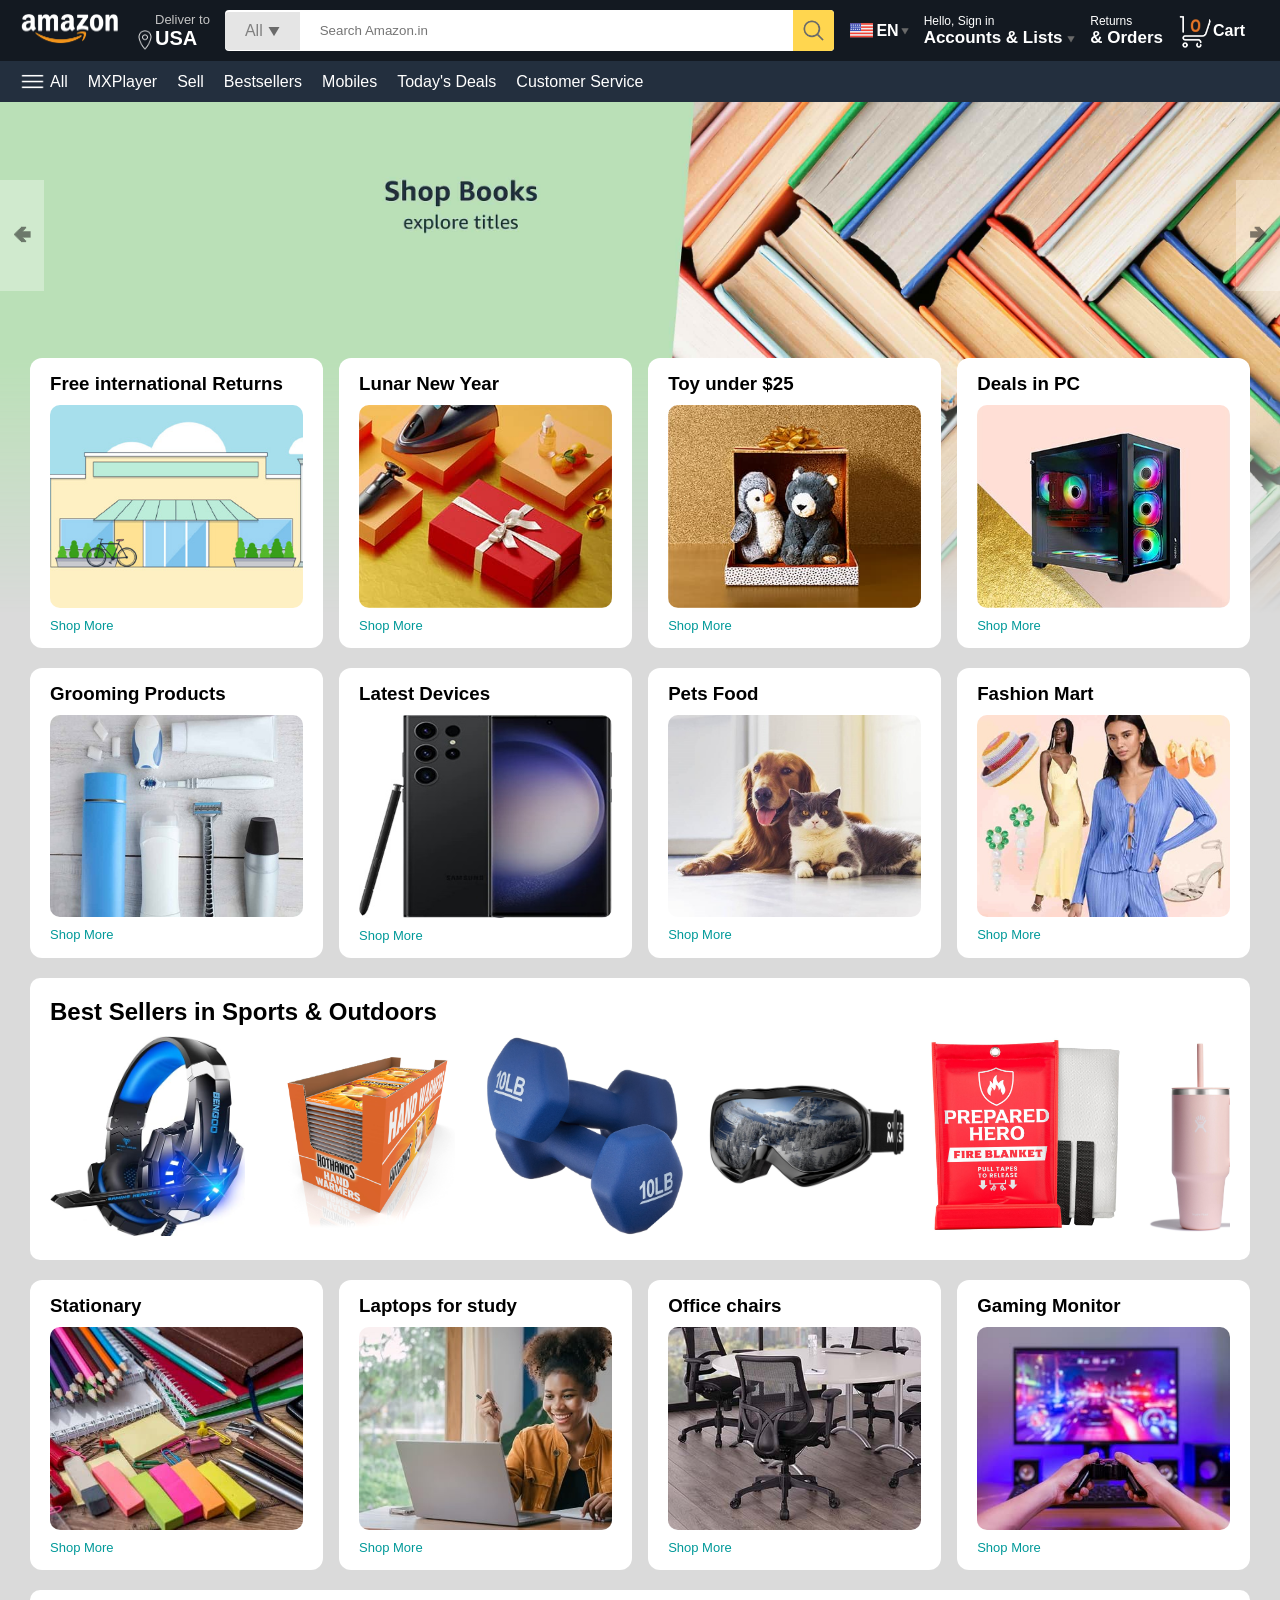
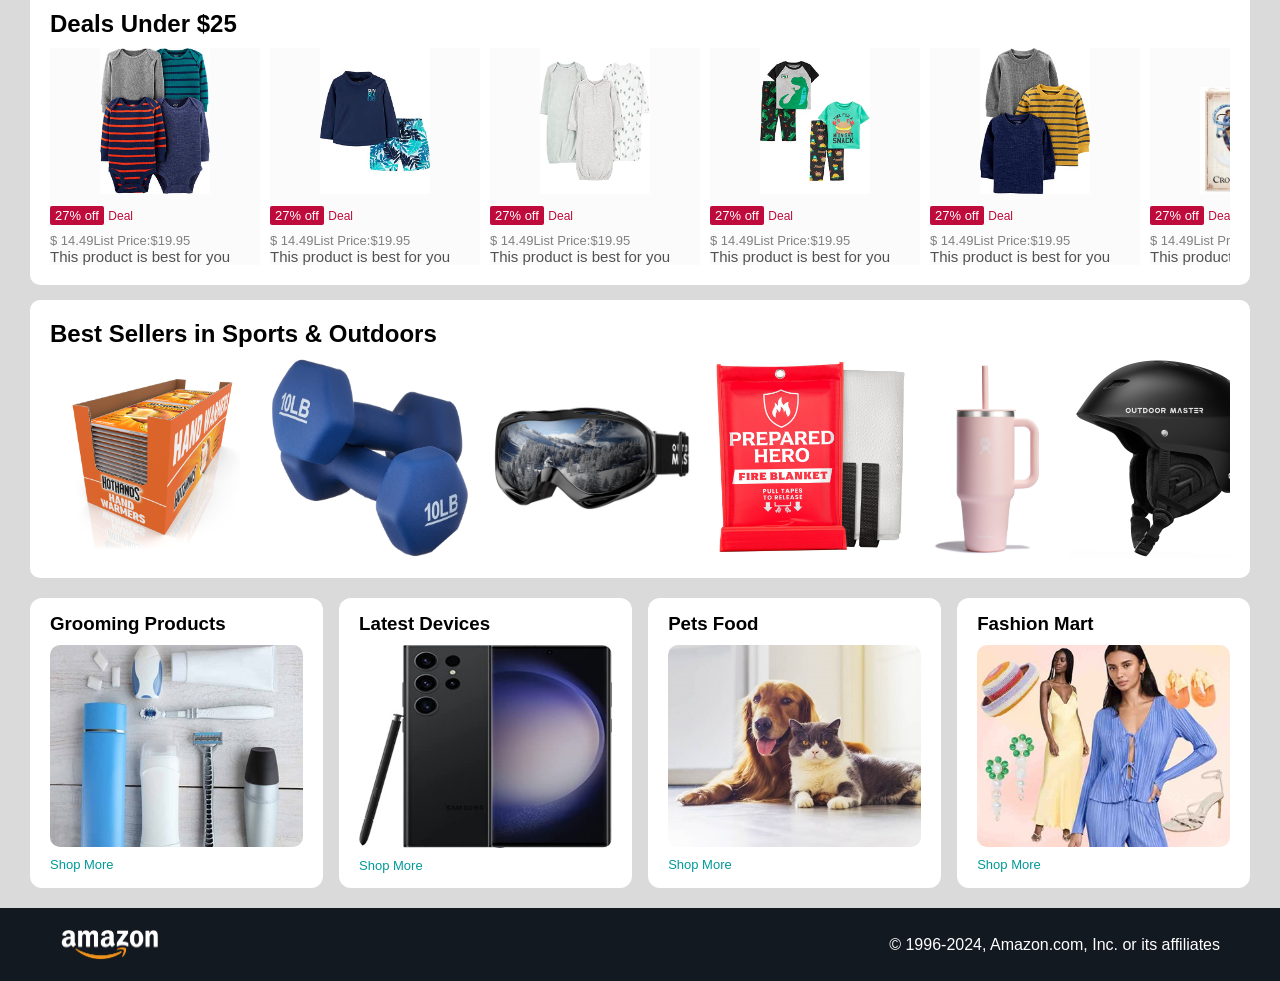
<file: index.html>
<!DOCTYPE html>
<html lang="en">

<head>
    <meta charset="UTF-8">
    <meta name="viewport" content="width=device-width, initial-scale=1.0">
    <title>Amazon</title>
    <link rel="stylesheet" href="style.css">
</head>

<body>
    <nav>
        <a href="/">
            <img src="assets/amazon_logo.png" width="100" alt="">
        </a>
        <div class="nav-country">
            <img src="assets/location_icon.png" height="20" alt="">
            <div>
                <p>Deliver to</p>
                <h1>USA</h1>
            </div>
        </div>
        <div class="nav-search">
            <div class="nav-search-gategory">
                <p>All</p>
                <img src="assets/dropdown_icon.png" height="12">
            </div>
            <input type="text" class="nav-search-input" placeholder="Search Amazon.in">
            <img src="assets/search_icon.png" class="nav-search-icon" alt="">
        </div>
        <div class="nav-language">
            <img src="assets/us_flag.png" width="25px">
            <p>EN</p>
            <img src="assets/dropdown_icon.png" width="8px">
        </div>
        <div class="nav-text">
            <p><a href="/signin.html">Hello, Sign in</a></p>
            <h1>Accounts & Lists <img src="assets/dropdown_icon.png" width="8px"></h1>
        </div>
        <div class="nav-text">
            <p>Returns</p>
            <h1>& Orders</h1>
        </div>
        <a href="/signin.html" class="mobile-user-icon" style="display: none;">
            <img src="assets/user.png" >
        </a>
        <a href="/cart.html" class="nav-cart">
            <img src="assets/cart_icon.png" width="35px">
            <h4>Cart</h4>
        </a>
    </nav>

        <div class="nav-bottom">
            <div>
                <img src="assets/menu_icon.png" width="25px">
                <p>All</p>
            </div>
            <p>MXPlayer</p>
            <p>Sell</p>
            <p>Bestsellers</p>
            <p>Mobiles</p>
            <p>Today's Deals</p>
            <p>Customer Service</p>
        </div>
        
    <div class="header-slider">
        <a href="#" class="control_prev">&#129144</a>
        <a href="#" class="control_next">&#129146</a>
        <ul>
            <img src="assets/header1.jpg" class="header-img">
            <img src="assets/header2.jpg" class="header-img">
            <img src="assets/header3.jpg" class="header-img">
            <img src="assets/header4.jpg" class="header-img">
            <img src="assets/header5.jpg" class="header-img">
            <img src="assets/header6.jpg" class="header-img">
        </ul>
    </div>

    <div class="box-row header-box">
        <div class="box-col">
            <h3>Free international Returns</h3>
            <img src="assets/box1-1.jpg">
            <a href="/">Shop More</a>
        </div>
        <div class="box-col">
            <h3>Lunar New Year</h3>
            <img src="assets/box1-2.jpg">
            <a href="/">Shop More</a>
        </div>
        <div class="box-col">
            <h3>Toy under $25</h3>
            <img src="assets/box1-3.jpg">
            <a href="/">Shop More</a>
        </div>
        <div class="box-col">
            <h3>Deals in PC</h3>
            <img src="assets/box1-4.jpg">
            <a href="/">Shop More</a>
        </div>   
    </div>
    <div class="box-row">
        <div class="box-col">
            <h3>Grooming Products</h3>
            <img src="assets/box2-1.jpg">
            <a href="/">Shop More</a>
        </div>
        <div class="box-col">
            <h3>Latest Devices</h3>
            <img src="assets/box2-2.jpg">
            <a href="/">Shop More</a>
        </div>
        <div class="box-col">
            <h3>Pets Food</h3>
            <img src="assets/box2-3.jpg">
            <a href="/">Shop More</a>
        </div>
        <div class="box-col">
            <h3>Fashion Mart</h3>
            <img src="assets/box2-4.jpg">
            <a href="/">Shop More</a>
        </div>   
    </div>

    <div class="products-slider">
        <h2>Best Sellers in Sports & Outdoors</h2>
        <div class="products">
            <a href="/product.html">
                <img src="assets/product_img.jpg">
            </a>
            <img src="assets/product1-1.jpg">
            <img src="assets/product1-2.jpg">
            <img src="assets/product1-3.jpg">
            <img src="assets/product1-4.jpg">
            <img src="assets/product1-5.jpg">
            <img src="assets/product1-6.jpg">
            <img src="assets/product1-7.jpg">
            <img src="assets/product1-8.jpg">
            <img src="assets/product1-9.jpg">
            <img src="assets/product1-10.jpg">
        </div>
    </div>
    <div class="box-row">
        <div class="box-col">
            <h3>Stationary</h3>
            <img src="assets/box3-1.jpg">
            <a href="/">Shop More</a>
        </div>
        <div class="box-col">
            <h3>Laptops for study</h3>
            <img src="assets/box3-2.jpg">
            <a href="/">Shop More</a>
        </div>
        <div class="box-col">
            <h3>Office chairs</h3>
            <img src="assets/box3-3.jpg">
            <a href="/">Shop More</a>
        </div>
        <div class="box-col">
            <h3>Gaming Monitor</h3>
            <img src="assets/box3-4.jpg">
            <a href="/">Shop More</a>
        </div>   
    </div>

    <div class="products-slider-with-price">
        <h2>Deals Under $25</h2>
        <div class="products">
            <div class="product-card">
                <div class="product-img-container">
                    <img src="assets/product2-1.jpg">
                </div>
                <div class="product-offer">
                    <p>27% off</p> <span>Deal</span>
                </div>
                <p class="product-price">$ <span>14.49</span>List Price:$19.95</p>
                <h4>This product is best for you</h4>
            </div>
            <div class="product-card">
                <div class="product-img-container">
                    <img src="assets/product2-2.jpg">
                </div>
                <div class="product-offer">
                    <p>27% off</p> <span>Deal</span>
                </div>
                <p class="product-price">$ <span>14.49</span>List Price:$19.95</p>
                <h4>This product is best for you</h4>
            </div>
            <div class="product-card">
                <div class="product-img-container">
                    <img src="assets/product2-3.jpg">
                </div>
                <div class="product-offer">
                    <p>27% off</p> <span>Deal</span>
                </div>
                <p class="product-price">$ <span>14.49</span>List Price:$19.95</p>
                <h4>This product is best for you</h4>
            </div>
            <div class="product-card">
                <div class="product-img-container">
                    <img src="assets/product2-4.jpg">
                </div>
                <div class="product-offer">
                    <p>27% off</p> <span>Deal</span>
                </div>
                <p class="product-price">$ <span>14.49</span>List Price:$19.95</p>
                <h4>This product is best for you</h4>
            </div>
            <div class="product-card">
                <div class="product-img-container">
                    <img src="assets/product2-5.jpg">
                </div>
                <div class="product-offer">
                    <p>27% off</p> <span>Deal</span>
                </div>
                <p class="product-price">$ <span>14.49</span>List Price:$19.95</p>
                <h4>This product is best for you</h4>
            </div>
            <div class="product-card">
                <div class="product-img-container">
                    <img src="assets/product2-6.jpg">
                </div>
                <div class="product-offer">
                    <p>27% off</p> <span>Deal</span>
                </div>
                <p class="product-price">$ <span>14.49</span>List Price:$19.95</p>
                <h4>This product is best for you</h4>
            </div>
            <div class="product-card">
                <div class="product-img-container">
                    <img src="assets/product2-7.jpg">
                </div>
                <div class="product-offer">
                    <p>27% off</p> <span>Deal</span>
                </div>
                <p class="product-price">$ <span>14.49</span>List Price:$19.95</p>
                <h4>This product is best for you</h4>
            </div>
            <div class="product-card">
                <div class="product-img-container">
                    <img src="assets/product2-8.jpg">
                </div>
                <div class="product-offer">
                    <p>27% off</p> <span>Deal</span>
                </div>
                <p class="product-price">$ <span>14.49</span>List Price:$19.95</p>
                <h4>This product is best for you</h4>
            </div>
            <div class="product-card">
                <div class="product-img-container">
                    <img src="assets/product2-9.jpg">
                </div>
                <div class="product-offer">
                    <p>27% off</p> <span>Deal</span>
                </div>
                <p class="product-price">$ <span>14.49</span>List Price:$19.95</p>
                <h4>This product is best for you</h4>
            </div>
            <div class="product-card">
                <div class="product-img-container">
                    <img src="assets/product2-10.jpg">
                </div>
                <div class="product-offer">
                    <p>27% off</p> <span>Deal</span>
                </div>
                <p class="product-price">$ <span>14.49</span>List Price:$19.95</p>
                <h4>This product is best for you</h4>
            </div>
            <div class="product-card">
                <div class="product-img-container">
                    <img src="assets/product2-11.jpg">
                </div>
                <div class="product-offer">
                    <p>27% off</p> <span>Deal</span>
                </div>
                <p class="product-price">$ <span>14.49</span>List Price:$19.95</p>
                <h4>This product is best for you</h4>
            </div>
        </div>
    </div>

    <div class="products-slider">
        <h2>Best Sellers in Sports & Outdoors</h2>
        <div class="products">
            <img src="assets/product1-1.jpg">
            <img src="assets/product1-2.jpg">
            <img src="assets/product1-3.jpg">
            <img src="assets/product1-4.jpg">
            <img src="assets/product1-5.jpg">
            <img src="assets/product1-6.jpg">
            <img src="assets/product1-7.jpg">
            <img src="assets/product1-8.jpg">
            <img src="assets/product1-9.jpg">
            <img src="assets/product1-10.jpg">
        </div>
    </div>

    <div class="box-row">
        <div class="box-col">
            <h3>Grooming Products</h3>
            <img src="assets/box2-1.jpg">
            <a href="/">Shop More</a>
        </div>
        <div class="box-col">
            <h3>Latest Devices</h3>
            <img src="assets/box2-2.jpg">
            <a href="/">Shop More</a>
        </div>
        <div class="box-col">
            <h3>Pets Food</h3>
            <img src="assets/box2-3.jpg">
            <a href="/">Shop More</a>
        </div>
        <div class="box-col">
            <h3>Fashion Mart</h3>
            <img src="assets/box2-4.jpg">
            <a href="/">Shop More</a>
        </div>   
    </div>

    <footer>
        <img src="assets/amazon_logo.png" width="100" alt="">
        <p>© 1996-2024, Amazon.com, Inc. or its affiliates </p>
    </footer>
    <script src="script.js"></script>
</body>

</html>
</file>
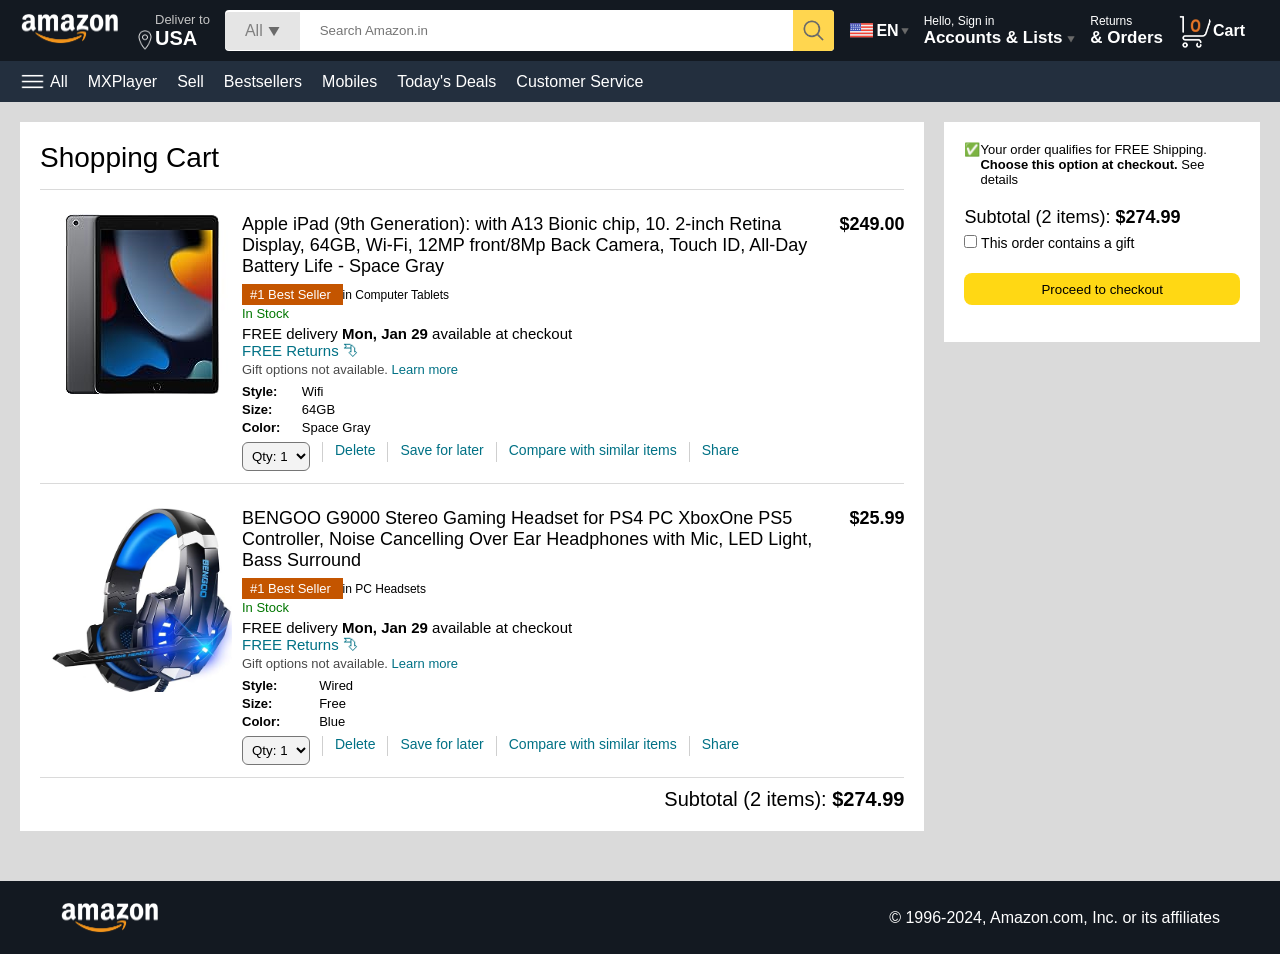
<file: cart.html>
<!DOCTYPE html>
<html lang="en">

<head>
    <meta charset="UTF-8">
    <meta name="viewport" content="width=device-width, initial-scale=1.0">
    <title>Cart Page</title>
    <link rel="stylesheet" href="style.css">
    <link rel="stylesheet" href="cart.css">
</head>

<body>
    <nav>
        <a href="/">
            <img src="assets/amazon_logo.png" width="100" alt="">
        </a>
        <div class="nav-country">
            <img src="assets/location_icon.png" height="20" alt="">
            <div>
                <p>Deliver to</p>
                <h1>USA</h1>
            </div>
        </div>
        <div class="nav-search">
            <div class="nav-search-gategory">
                <p>All</p>
                <img src="assets/dropdown_icon.png" height="12">
            </div>
            <input type="text" class="nav-search-input" placeholder="Search Amazon.in">
            <img src="assets/search_icon.png" class="nav-search-icon" alt="">
        </div>
        <div class="nav-language">
            <img src="assets/us_flag.png" width="25px">
            <p>EN</p>
            <img src="assets/dropdown_icon.png" width="8px">
        </div>
        <div class="nav-text">
            <p><a href="/signin.html">Hello, Sign in</a></p>
            <h1>Accounts & Lists <img src="assets/dropdown_icon.png" width="8px"></h1>
        </div>
        <div class="nav-text">
            <p>Returns</p>
            <h1>& Orders</h1>
        </div>
        <a href="/signin.html" class="mobile-user-icon" style="display: none;">
            <img src="assets/user.png">
        </a>
        <a href="" class="nav-cart">
            <img src="assets/cart_icon.png" width="35px">
            <h4>Cart</h4>
        </a>
    </nav>

    <div class="nav-bottom">
        <div>
            <img src="assets/menu_icon.png" width="25px">
            <p>All</p>
        </div>
        <p>MXPlayer</p>
        <p>Sell</p>
        <p>Bestsellers</p>
        <p>Mobiles</p>
        <p>Today's Deals</p>
        <p>Customer Service</p>
    </div>

    <div class="cart">
        <div class="cart-left">
            <h1>Shopping Cart</h1>
            <hr>
            <div class="product-cart-list">
                <img src="assets/ipad_img.jpg" width="180px">
                <div>
                    <div class="product-cart-titleprice">
                        <p>Apple iPad (9th Generation): with A13 Bionic chip, 10.
                            2-inch Retina Display, 64GB, Wi-Fi, 12MP front/8Mp Back
                            Camera, Touch ID, All-Day Battery Life - Space Gray</p>
                        <p><b>$249.00</b></p>
                    </div>
                    <p class="product-cart-bestseller"><span>#1 Best Seller </span>
                        in Computer Tablets</p>
                    <p class="product-cart-stock">In Stock</p>
                    <p class="product-cart-delivery">FREE delivery <b>Mon,
                            Jan 29</b> available at checkout</p>
                    <p class="product-cart-returns">FREE Returns &#11191</p>
                    <p class="product-cart-giftoption">Gift options not
                        available. <span>Learn more</span></p>

                    <div class="product-cart-specs">
                        <p><b>Style:</b></p>
                        <p>Wifi</p>
                        <p><b>Size:</b></p>
                        <p>64GB</p>
                        <p><b>Color:</b></p>
                        <p>Space Gray</p>
                    </div>

                    <div class="cart-list-action">
                        <select>
                            <option value="1">Qty: 1</option>
                            <option value="2">Qty: 2</option>
                            <option value="3">Qty: 3</option>
                            <option value="4">Qty: 4</option>
                            <option value="5">Qty: 5</option>
                        </select>
                        <hr>
                        <p class="action-btn">Delete</p>
                        <hr>
                        <p class="action-btn">Save for later</p>
                        <hr>
                        <p class="action-btn">Compare with similar items</p>
                        <hr>
                        <p class="action-btn">Share</p>
                    </div>
                </div>
            </div>
            <hr>
            <div class="product-cart-list">
                <img src="assets/product_img.jpg" width="180px">
                <div>
                    <div class="product-cart-titleprice">
                        <p>BENGOO G9000 Stereo Gaming Headset for PS4 PC XboxOne PS5
                            Controller, Noise Cancelling Over Ear Headphones with Mic, LED
                            Light, Bass Surround</p>
                        <p><b>$25.99</b></p>
                    </div>
                    <p class="product-cart-bestseller"><span>#1 Best Seller </span>
                        in PC Headsets</p>
                    <p class="product-cart-stock">In Stock</p>
                    <p class="product-cart-delivery">FREE delivery <b>Mon,
                            Jan 29</b> available at checkout</p>
                    <p class="product-cart-returns">FREE Returns &#11191</p>
                    <p class="product-cart-giftoption">Gift options not
                        available. <span>Learn more</span></p>

                    <div class="product-cart-specs">
                        <p><b>Style:</b></p>
                        <p>Wired</p>
                        <p><b>Size:</b></p>
                        <p>Free</p>
                        <p><b>Color:</b></p>
                        <p>Blue</p>
                    </div>

                    <div class="cart-list-action">
                        <select>
                            <option value="1">Qty: 1</option>
                            <option value="2">Qty: 2</option>
                            <option value="3">Qty: 3</option>
                            <option value="4">Qty: 4</option>
                            <option value="5">Qty: 5</option>
                        </select>
                        <hr>
                        <p class="action-btn">Delete</p>
                        <hr>
                        <p class="action-btn">Save for later</p>
                        <hr>
                        <p class="action-btn">Compare with similar items</p>
                        <hr>
                        <p class="action-btn">Share</p>
                    </div>
                </div>
            </div>
            <hr>
            <div class="cart-list-subtotal">
                Subtotal (2 items): <b>$274.99</b>
            </div>
        </div>
        <div class="cart-right">
            <div class="cart-free-delivery">
                <p>&#x2705</p>
                <p>Your order qualifies for FREE Shipping.
                    <b>Choose this option at checkout.</b> See details
                </p>
            </div>
            <p class="cart-subtotal">Subtotal (2 items): <b>$274.99</b></p>
            <p class="cart-right-gift"> <input type="checkbox"> This order contains a gift</p>
            <button>Proceed to checkout</button>
        </div>
    </div>

    <footer class="footer-cart">
        <img src="assets/amazon_logo.png" width="100" alt="">
        <p>© 1996-2024, Amazon.com, Inc. or its affiliates </p>
    </footer>

</body>

</html>
</file>
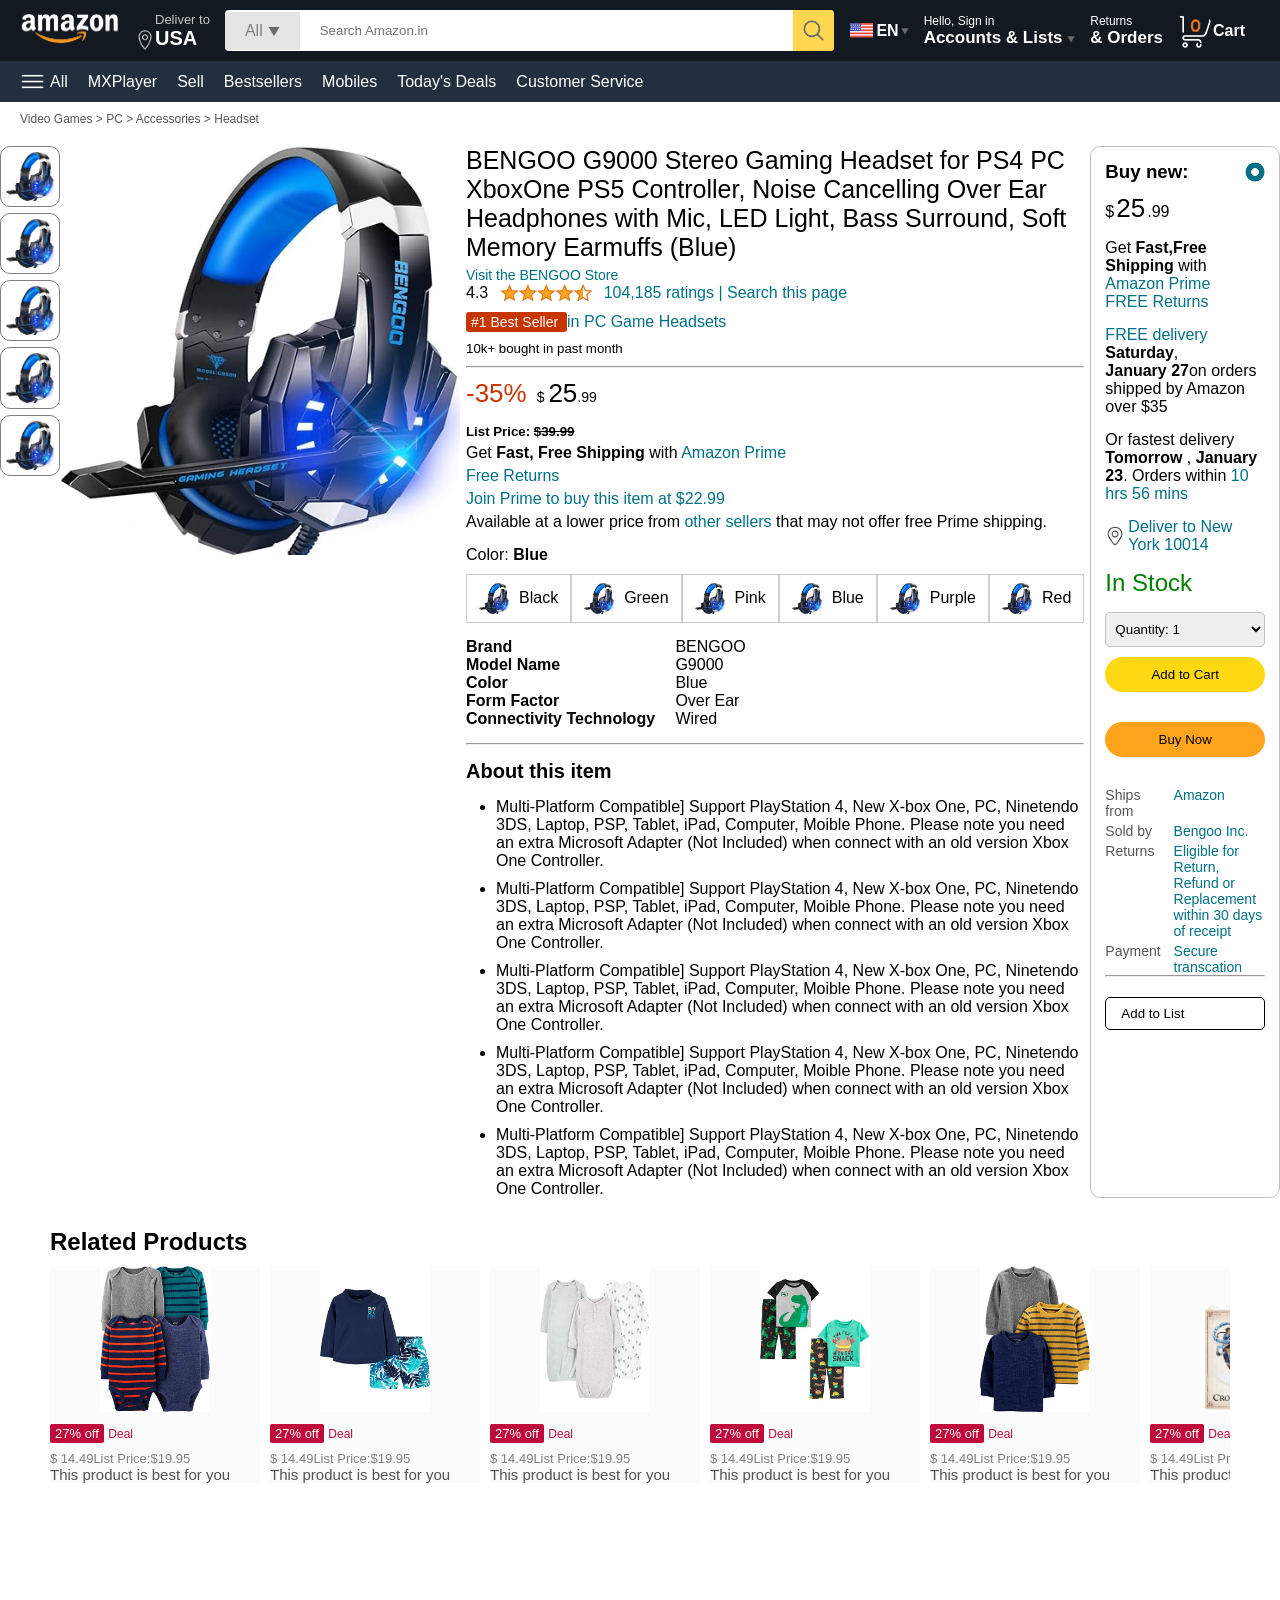
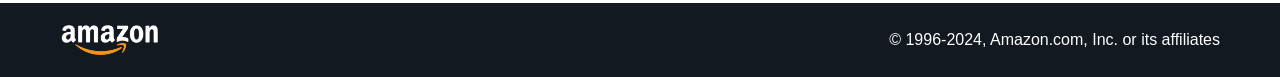
<file: product.html>
<!DOCTYPE html>
<html lang="en">

<head>
    <meta charset="UTF-8">
    <meta name="viewport" content="width=device-width, initial-scale=1.0">
    <title>Product Page</title>
    <link rel="stylesheet" href="style.css">
    <link rel="stylesheet" href="product.css">
</head>

<body>
    <nav>
        <a href="/">
            <img src="assets/amazon_logo.png" width="100" alt="">
        </a>
        <div class="nav-country">
            <img src="assets/location_icon.png" height="20" alt="">
            <div>
                <p>Deliver to</p>
                <h1>USA</h1>
            </div>
        </div>
        <div class="nav-search">
            <div class="nav-search-gategory">
                <p>All</p>
                <img src="assets/dropdown_icon.png" height="12">
            </div>
            <input type="text" class="nav-search-input" placeholder="Search Amazon.in">
            <img src="assets/search_icon.png" class="nav-search-icon" alt="">
        </div>
        <div class="nav-language">
            <img src="assets/us_flag.png" width="25px">
            <p>EN</p>
            <img src="assets/dropdown_icon.png" width="8px">
        </div>
        <div class="nav-text">
            <p><a href="/signin.html">Hello, Sign in</a></p>
            <h1>Accounts & Lists <img src="assets/dropdown_icon.png" width="8px"></h1>
        </div>
        <div class="nav-text">
            <p>Returns</p>
            <h1>& Orders</h1>
        </div>
        <a href="/signin.html" class="mobile-user-icon" style="display: none;">
            <img src="assets/user.png" >
        </a>
        <a href="/cart.html" class="nav-cart">
            <img src="assets/cart_icon.png" width="35px">
            <h4>Cart</h4>
        </a>
    </nav>

    <div class="nav-bottom">
        <div>
            <img src="assets/menu_icon.png" width="25px">
            <p>All</p>
        </div>
        <p>MXPlayer</p>
        <p>Sell</p>
        <p>Bestsellers</p>
        <p>Mobiles</p>
        <p>Today's Deals</p>
        <p>Customer Service</p>
    </div>

    <p class="breadcrum">Video Games > PC > Accessories > Headset</p>

    <div class="product-display">
        <div class="product-d-image">
            <div class="product-icons">
                <img src="assets/product_img.jpg" alt="" width="60">
                <img src="assets/product_img.jpg" alt="" width="60">
                <img src="assets/product_img.jpg" alt="" width="60">
                <img src="assets/product_img.jpg" alt="" width="60">
                <img src="assets/product_img.jpg" alt="" width="60">
            </div>
            <div class="product-main-image">
                <img src="assets/product_img.jpg" alt="" width="400">
            </div>
        </div>
        <div class="product-d-details">
            <p class="product-title">
                BENGOO G9000 Stereo Gaming Headset for PS4 PC XboxOne PS5
                Controller, Noise Cancelling Over Ear Headphones with Mic, LED
                Light, Bass Surround, Soft Memory Earmuffs (Blue)
            </p>
            <p class="brand-store">Visit the BENGOO Store</p>
            <div class="product-rating">
                <div>
                    <div>4.3 <img src="assets/rating_img.png" height="20">
                    </div>
                    <p>104,185 ratings | Search this page</p>
                </div>
                <p><span>#1 Best Seller </span> in PC Game Headsets</p>
                <h5>10k+ bought in past month</h5>
                <hr>
            </div>
            <div class="product-d-price">
                <div>
                    <p>-35%</p>
                    <h1>$ <span>25</span>.99</h1>
                </div>
                <h5>List Price: <span>$39.99</span></h5>
                <p>Get <b>Fast, Free Shipping </b> with <span>Amazon Prime</span></p>
                <p><span>Free Returns </span></p>
                <p><span>Join Prime to buy this item at $22.99</span></p>
                <p>Available at a lower price from <span> other sellers </span>
                    that may not offer free Prime shipping.</p>
            </div>


            <div class="product-color-selection">
                <p>Color: <b>Blue</b></p>
                <div class="product-color-options">
                    <div class="option">
                        <img src="assets/product_img.jpg" width="30px">
                        <p>Black</p>
                    </div>
                    <div class="option">
                        <img src="assets/product_img.jpg" width="30px">
                        <p>Green</p>
                    </div>
                    <div class="option">
                        <img src="assets/product_img.jpg" width="30px">
                        <p>Pink</p>
                    </div>
                    <div class="option">
                        <img src="assets/product_img.jpg" width="30px">
                        <p>Blue</p>
                    </div>
                    <div class="option">
                        <img src="assets/product_img.jpg" width="30px">
                        <p>Purple</p>
                    </div>
                    <div class="option">
                        <img src="assets/product_img.jpg" width="30px">
                        <p>Red</p>
                    </div>
                </div>
            </div>

            <div class="product-info">
                <p><b>Brand</b></p>
                <p>BENGOO</p>
                <p><b>Model Name</b></p>
                <p>G9000</p>
                <p><b>Color</b></p>
                <p>Blue</p>
                <p><b>Form Factor</b></p>
                <p>Over Ear</p>
                <p><b>Connectivity Technology</b></p>
                <p>Wired</p>
            </div>
            <hr>
            <div class="product-description">
                <h1>About this item</h1>
                <ul>
                    <li>Multi-Platform Compatible] Support PlayStation 4, New
                        X-box One, PC, Ninetendo 3DS, Laptop, PSP, Tablet, iPad,
                        Computer, Moible Phone. Please note you need an extra
                        Microsoft Adapter (Not Included) when connect with an old
                        version Xbox One Controller.</li>
                    <li>Multi-Platform Compatible] Support PlayStation 4, New
                        X-box One, PC, Ninetendo 3DS, Laptop, PSP, Tablet, iPad,
                        Computer, Moible Phone. Please note you need an extra
                        Microsoft Adapter (Not Included) when connect with an old
                        version Xbox One Controller.</li>
                    <li>Multi-Platform Compatible] Support PlayStation 4, New
                        X-box One, PC, Ninetendo 3DS, Laptop, PSP, Tablet, iPad,
                        Computer, Moible Phone. Please note you need an extra
                        Microsoft Adapter (Not Included) when connect with an old
                        version Xbox One Controller.</li>
                    <li>Multi-Platform Compatible] Support PlayStation 4, New
                        X-box One, PC, Ninetendo 3DS, Laptop, PSP, Tablet, iPad,
                        Computer, Moible Phone. Please note you need an extra
                        Microsoft Adapter (Not Included) when connect with an old
                        version Xbox One Controller.</li>
                    <li>Multi-Platform Compatible] Support PlayStation 4, New
                        X-box One, PC, Ninetendo 3DS, Laptop, PSP, Tablet, iPad,
                        Computer, Moible Phone. Please note you need an extra
                        Microsoft Adapter (Not Included) when connect with an old
                        version Xbox One Controller.</li>
                </ul>
            </div>
        </div>
        <div class="product-d-purchase">
            <div class="title">
                <h3>Buy new:</h3> <img src="assets/circle_icon.png" width="20px">
            </div>
            <h1 class="price">$<span>25</span>.99</h1>
            <div class="gap">
                <p>Get <b>Fast,Free Shipping </b> with <span> Amazon Prime</span></p>
                <p><span>FREE Returns</span></p>
            </div>
            <div class="gap">
                <p><span>FREE delivery</span> <b>Saturday</b>,</p>
                <p><b>January 27</b>on orders shipped by Amazon over $35</p>
            </div>
            <div class="gap">
                <p>Or fastest delivery <b>Tomorrow </b>, <b> January 23</b>. Orders
                    within <span>10 hrs 56 mins</span></p>
            </div>
            <div class="delivery-location">
                <img src="assets/location_icon_dark.png" width="20px">
                <p><span>Deliver to New York 10014</span></p>
            </div>
            <h2 class="product-stock">In Stock</h2>
            <select class="product-quantity">
                <option value="1">Quantity: 1</option>
                <option value="2">Quantity: 2</option>
                <option value="2">Quantity: 3</option>
            </select>

            <button class="btn">Add to Cart</button>
            <button class="btn product-buy">Buy Now</button>

            <div class="product-seller-info">
                <p>Ships from</p>
                <p><span>Amazon</span></p>
                <p>Sold by</p>
                <p><span>Bengoo Inc.</span></p>
                <p>Returns</p>
                <p><span>Eligible for Return, Refund or
                        Replacement within 30 days of receipt</span></p>
                <p>Payment</p>
                <p><span>Secure transcation</span></p>
            </div>
            <hr>
            <button class="product-add-list">Add to List</button>
        </div>
    </div>

    <div class="products-slider-with-price">
        <h2>Related Products</h2>
        <div class="products">
            <div class="product-card">
                <div class="product-img-container">
                    <img src="assets/product2-1.jpg">
                </div>
                <div class="product-offer">
                    <p>27% off</p> <span>Deal</span>
                </div>
                <p class="product-price">$ <span>14.49</span>List Price:$19.95</p>
                <h4>This product is best for you</h4>
            </div>
            <div class="product-card">
                <div class="product-img-container">
                    <img src="assets/product2-2.jpg">
                </div>
                <div class="product-offer">
                    <p>27% off</p> <span>Deal</span>
                </div>
                <p class="product-price">$ <span>14.49</span>List Price:$19.95</p>
                <h4>This product is best for you</h4>
            </div>
            <div class="product-card">
                <div class="product-img-container">
                    <img src="assets/product2-3.jpg">
                </div>
                <div class="product-offer">
                    <p>27% off</p> <span>Deal</span>
                </div>
                <p class="product-price">$ <span>14.49</span>List Price:$19.95</p>
                <h4>This product is best for you</h4>
            </div>
            <div class="product-card">
                <div class="product-img-container">
                    <img src="assets/product2-4.jpg">
                </div>
                <div class="product-offer">
                    <p>27% off</p> <span>Deal</span>
                </div>
                <p class="product-price">$ <span>14.49</span>List Price:$19.95</p>
                <h4>This product is best for you</h4>
            </div>
            <div class="product-card">
                <div class="product-img-container">
                    <img src="assets/product2-5.jpg">
                </div>
                <div class="product-offer">
                    <p>27% off</p> <span>Deal</span>
                </div>
                <p class="product-price">$ <span>14.49</span>List Price:$19.95</p>
                <h4>This product is best for you</h4>
            </div>
            <div class="product-card">
                <div class="product-img-container">
                    <img src="assets/product2-6.jpg">
                </div>
                <div class="product-offer">
                    <p>27% off</p> <span>Deal</span>
                </div>
                <p class="product-price">$ <span>14.49</span>List Price:$19.95</p>
                <h4>This product is best for you</h4>
            </div>
            <div class="product-card">
                <div class="product-img-container">
                    <img src="assets/product2-7.jpg">
                </div>
                <div class="product-offer">
                    <p>27% off</p> <span>Deal</span>
                </div>
                <p class="product-price">$ <span>14.49</span>List Price:$19.95</p>
                <h4>This product is best for you</h4>
            </div>
            <div class="product-card">
                <div class="product-img-container">
                    <img src="assets/product2-8.jpg">
                </div>
                <div class="product-offer">
                    <p>27% off</p> <span>Deal</span>
                </div>
                <p class="product-price">$ <span>14.49</span>List Price:$19.95</p>
                <h4>This product is best for you</h4>
            </div>
            <div class="product-card">
                <div class="product-img-container">
                    <img src="assets/product2-9.jpg">
                </div>
                <div class="product-offer">
                    <p>27% off</p> <span>Deal</span>
                </div>
                <p class="product-price">$ <span>14.49</span>List Price:$19.95</p>
                <h4>This product is best for you</h4>
            </div>
            <div class="product-card">
                <div class="product-img-container">
                    <img src="assets/product2-10.jpg">
                </div>
                <div class="product-offer">
                    <p>27% off</p> <span>Deal</span>
                </div>
                <p class="product-price">$ <span>14.49</span>List Price:$19.95</p>
                <h4>This product is best for you</h4>
            </div>
            <div class="product-card">
                <div class="product-img-container">
                    <img src="assets/product2-11.jpg">
                </div>
                <div class="product-offer">
                    <p>27% off</p> <span>Deal</span>
                </div>
                <p class="product-price">$ <span>14.49</span>List Price:$19.95</p>
                <h4>This product is best for you</h4>
            </div>
        </div>
    </div>

    <footer class="product-footer">
        <img src="assets/amazon_logo.png" width="100" alt="">
        <p>© 1996-2024, Amazon.com, Inc. or its affiliates </p>
    </footer>

    <script>
        const scrollContainer = document.querySelectorAll('.products');
        for (const item of scrollContainer) {
            item.addEventListener('wheel', (evt) => {
                evt.preventDefault();
                item.scrollLeft += evt.deltaY;
            })
        }
    </script>

</body>

</html>


<!-- 1:33:33 -->
</file>
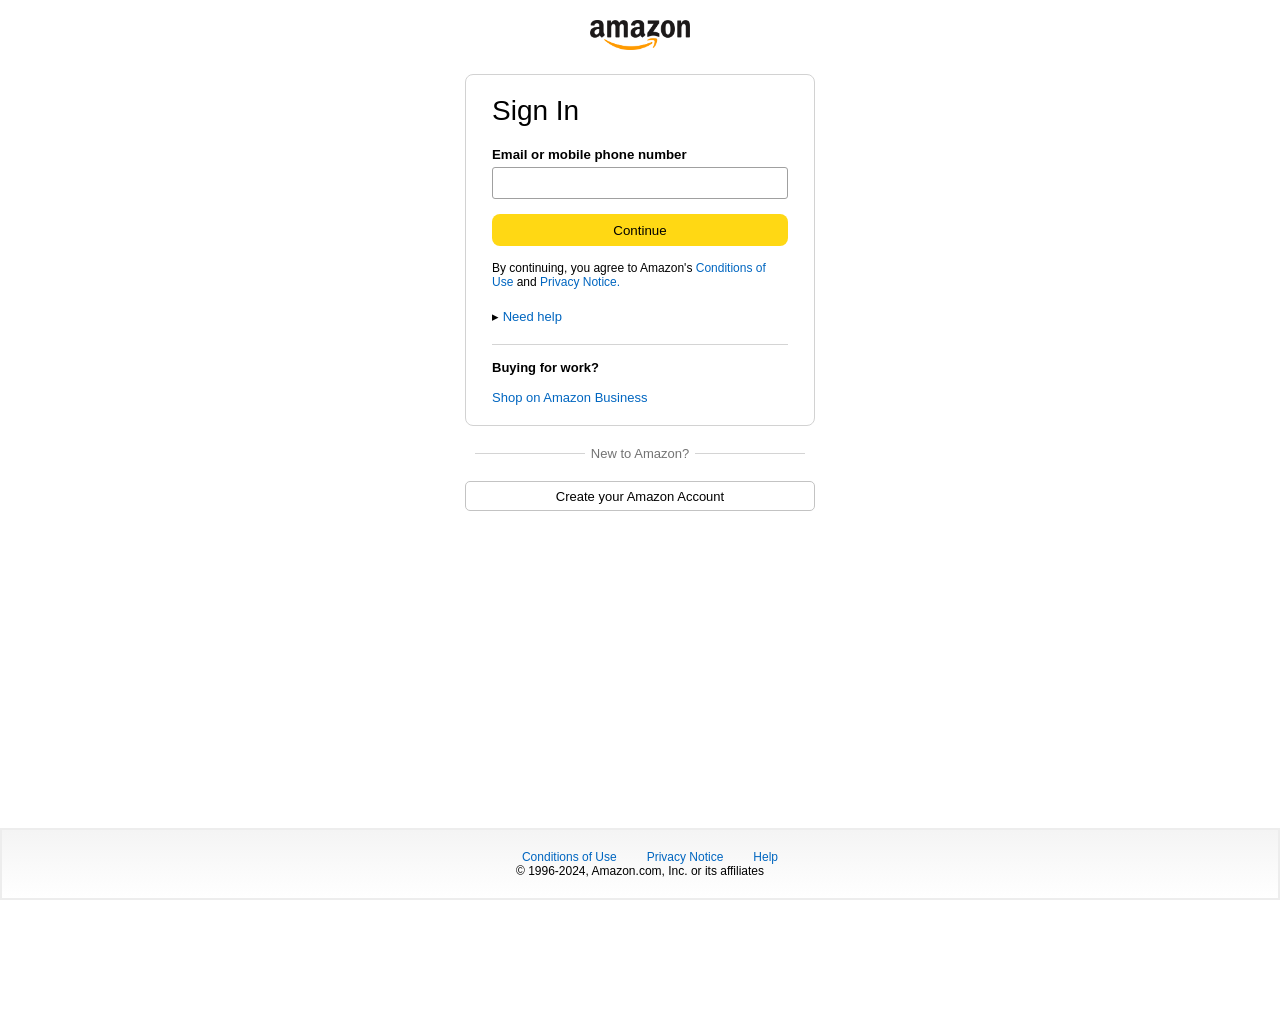
<file: signin.html>
<!DOCTYPE html>
<html lang="en">
<head>
    <meta charset="UTF-8">
    <meta name="viewport" content="width=device-width, initial-scale=1.0">
    <title>Sign In</title>
    <link rel="stylesheet" href="signin.css">
</head>
<body>
    <a href="/">
        <img class="logo" src="assets/amazon_logo_dark.png"
        width="100px"></a>

    <div class="signin-container">
        <h1 class="signin-title">Sign In</h1>
        <h5 class="input-lable">Email or mobile phone number</h5>
        <input type="text">
        <button>Continue</button>
        <p class="signin-condition">By continuing, you agree to Amazon's 
        <span>Conditions of Use </span> and <span>Privacy Notice.</span></p>
        <p class="signin-help">&#9656 <span> Need help</span></p>
        <hr>
        <h4>Buying for work?</h4>
        <p class="signin-business"><span>Shop on Amazon Business</span></p>
    </div>

    <div class="signin-bottom">
        <hr>
        <p>New to Amazon?</p>
        <hr>
    </div>
    <a href="/signup.html">
        <button class="signin-signup-btn">Create your Amazon 
            Account</button>
    </a>
    
    <footer>
        <div class="footer-links">
            <a href="#">Conditions of Use</a>
            <a href="#">Privacy Notice</a>
            <a href="#">Help</a>
        </div>
        <p class="footer-copyright">© 1996-2024, Amazon.com, Inc. or its affiliates</p>
    </footer>
</body>
</html>
</file>
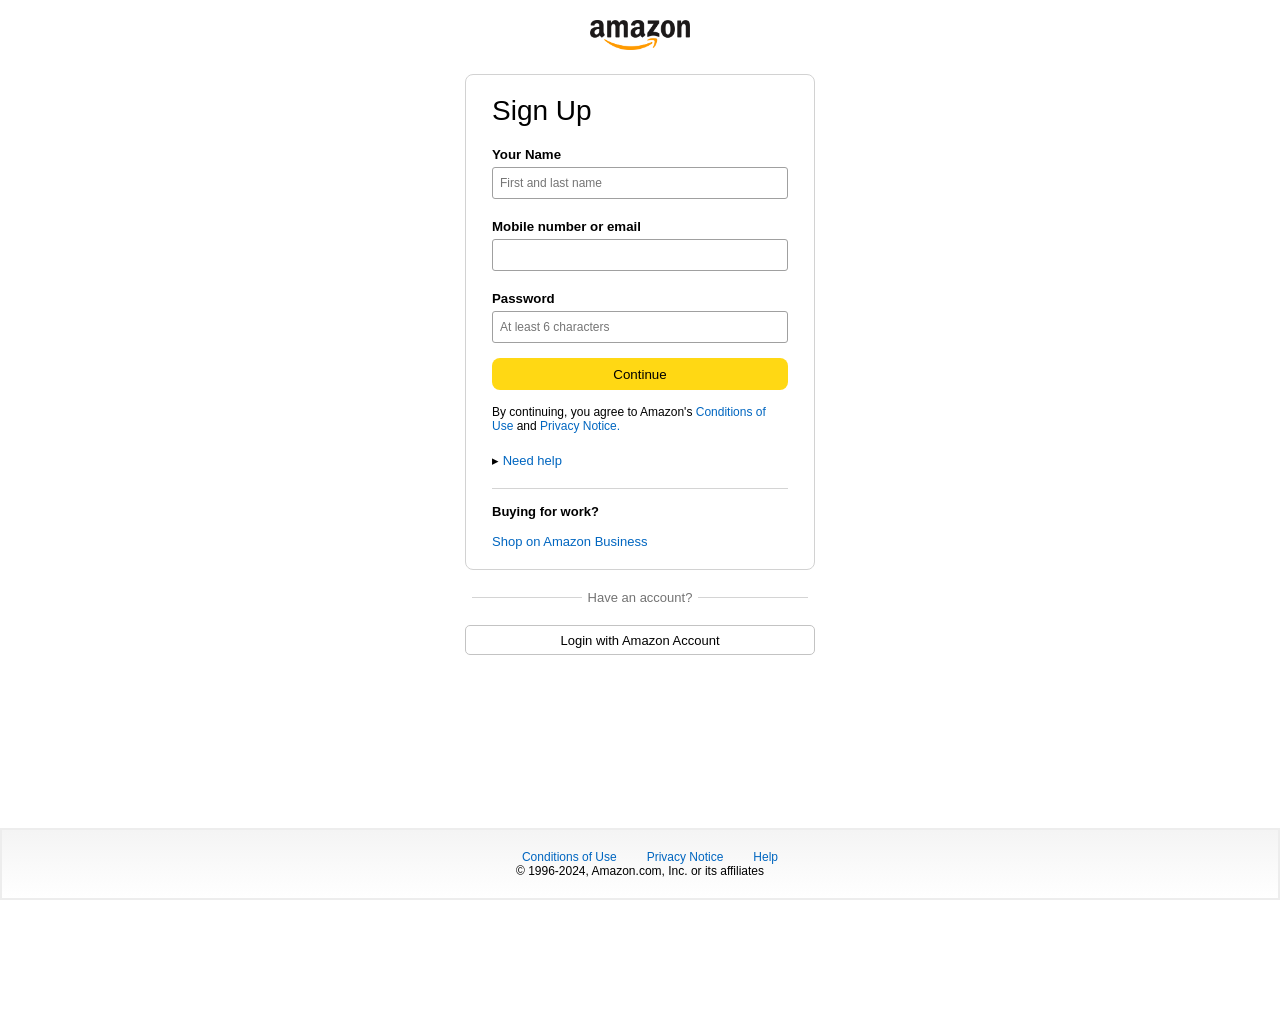
<file: signup.html>
<!DOCTYPE html>
<html lang="en">
<head>
    <meta charset="UTF-8">
    <meta name="viewport" content="width=device-width, initial-scale=1.0">
    <title>Sign Up</title>
    <link rel="stylesheet" href="signin.css">
</head>
<body>
    <a href="/">
        <img class="logo" src="assets/amazon_logo_dark.png"
        width="100px"></a>

    <div class="signin-container">
        <h1 class="signin-title">Sign Up</h1>
        <h5 class="input-lable">Your Name</h5>
        <input type="text" placeholder="First and last name">
        <h5 class="input-lable">Mobile number or email</h5>
        <input type="text">
        <h5 class="input-lable">Password</h5>
        <input type="password" placeholder="At least 6 characters">
        <button>Continue</button>
        <p class="signin-condition">By continuing, you agree to Amazon's 
        <span>Conditions of Use </span> and <span>Privacy Notice.</span></p>
        <p class="signin-help">&#9656 <span> Need help</span></p>
        <hr>
        <h4>Buying for work?</h4>
        <p class="signin-business"><span>Shop on Amazon Business</span></p>
    </div>

    <div class="signin-bottom">
        <hr>
        <p>Have an account?</p>
        <hr>
    </div>
    <a href="/signin.html">
        <button class="signin-signup-btn">Login with Amazon 
            Account</button>
    </a>
    
    <footer>
        <div class="footer-links">
            <a href="#">Conditions of Use</a>
            <a href="#">Privacy Notice</a>
            <a href="#">Help</a>
        </div>
        <p class="footer-copyright">© 1996-2024, Amazon.com, Inc. or its affiliates</p>
    </footer>
</body>
</html>
</file>
<file: style.css>
*{
    margin: 0;
    padding: 0;
    box-sizing: border-box;
    font-family: sans-serif;
}

body{
    background: #dadada;
}

a{
    text-decoration: none;
    color: inherit;
}

nav{
    display: flex;
    justify-content: space-between;
    align-items: center;
    background: #131921;
    padding: 10px 20px;
    color: #fff;
}

.nav-country{
    display: flex;
    align-items: end;
    margin-left: 15px;
    font-size: 13px;
    color: #c4c4c4;
}

.nav-country h1{
    font-size: 20px;
    color: #fff;
}

.nav-search{
    flex: 1;
    display: flex;
    align-items: center;
    background: #fff;
    color: gray;
    max-width: 1000px;
    border-radius: 4px;
    margin-left: 15px;
}

.nav-search-gategory{
    display: flex;
    align-items: center;
    padding: 10px 20px;
    gap: 5px;
    background: #e5e5e5;
    border-radius: 4px 0 0 4px;
}

.nav-search-input{
    border: none;
    outline: none;
    padding-left: 20px;
    width: 100%;
}

.nav-search-icon{
    max-width: 41px;
    padding: 8px;
    background: #ffd64f;
    border-radius: 0 4px 4px 0;
}

.nav-language{
    display: flex;
    align-items: center;
    gap: 2px;
    font-weight: 600;
    margin-left: 15px;
}

.nav-text{
    margin-left: 15px;
}

.nav-text p{
    font-size: 12px;
}

.nav-text h1{
    font-size: 17px;
}

.nav-cart{
    display: flex;
    align-items: center;
    margin: 0px 15px;
}

.nav-bottom{
    display: flex;
    align-items: center;
    gap: 20px;
    padding: 8px 20px;
    background: #232f3e;
    color: #fff;
}

.nav-bottom div{
    display: flex;
    align-items: center;
    gap: 5px;
    font-weight: 500;
}

.header-slider ul{
    display: flex;
    overflow-y: hidden;  
}

.header-img{
    max-width: 100%;
    mask-image: linear-gradient(to bottom, #000000 50%, transparent 100%);
}

.header-slider a{
    position: absolute;
    top: 20%;
    z-index: 1;
    padding: 5vh 1vw;
    background: #ffffff4f;
    color: #0000007b;
    text-decoration: none;
    font-weight: 600;
    font-size: 18px;
    cursor: pointer;
}

.control_next{
    right: 0;
}

.box-row{
    display: flex;
    flex-wrap: wrap;
    row-gap: 20px;
    justify-content: space-between;
    margin: 20px 30px;
}

.box-col{
    display: flex;
    flex-direction: column;
    gap: 10px;
    padding: 15px 20px;
    background: #fff;
    max-width: 24%;
    min-height: 200px;
    z-index: 1;
    border-radius: 12px;
}

.box-col img{
    border-radius: 10px;
}

.box-col a{
    font-size: 13px;
    color: #009999;
    font-weight: 500;
}

.header-box{
    margin-top: -20vw; 
}

.products-slider{
    background: #fff;
    margin: 0 30px;
    padding: 20px;
    margin-bottom: 15px;
    border-radius: 10px;
}

.products-slider .products{
    display: flex;
    overflow-x: auto;
    gap: 20px;
    margin-top: 10px;
}

.products-slider .products img{
    max-width: 200px;
    max-height: 200px;
}

.products-slider .products::-webkit-scrollbar{
    display: none;
}

.products-slider-with-price{
    background: #fff;
    margin: 0 30px;
    padding: 20px;
    margin-bottom: 15px;
    border-radius: 10px;
}

.products-slider-with-price .products{
    display: flex;
    overflow-x: auto;
    gap: 10px;
    margin-top: 10px;
}

.products-slider-with-price .products::-webkit-scrollbar{
    display: none;
}

.product-card{
    display: flex;
    flex-direction: column;
    justify-content: end;
    max-width: 210px;
    background: #fbfbfb;
}

.product-card img{
    width: 110px;
    margin: 0 50px;
}

.product-offer p{
    background: #be0b3b;
    color: #fff;
    display: inline-block;
    padding: 2px 5px;
    border-radius: 2px;
    margin: 8px 0;
    font-size: 13px;
}

.product-offer span{
    color: #be0b3b;
    font-weight: 500;
    font-size: 12px;
}

.product-price{
    color: gray;
    font-size: 13px;
}

.product-card h4{
    color: #525252;
    font-size: 15px;
    font-weight: 400;
}

footer{
    display: flex;
    justify-content: space-between;
    align-items: center;
    color: #fff;
    background: #131921;
    padding: 20px 60px;
}

/* media query */

@media only screen and (max-width: 900px){
    nav{
        flex-wrap: wrap;
    }
    .nav-search{
        order: 7;
        margin: 15px 0 5px;
        min-width: 300px;
    }

    .box-col{
        max-width: 48%;
    }
}

@media only screen and (max-width: 600px){
    .nav-country{
        display: none;
    }
    .nav-language{
        display: none;
    }
    .nav-text{
        display: none;
    }
    .nav-bottom{
        font-size: 13px;
        gap: 10px;
        overflow-x: scroll;
    }
    .nav-bottom::-webkit-scrollbar{
        display: none;
    }
    .nav-bottom p{
        text-wrap: nowrap;
    }
    .mobile-user-icon{
        display: flex !important;
        flex: 1;
        justify-content: flex-end;
    }
    .mobile-user-icon img{
        width: 25px;
    }
    .nav-cart h4{
        display: none;
    }
    .nav-cart img{
        width: 25px;
    }
    .header-slider a{
        top: 24%;
        padding: 2vh 1vw;
        font-size: 15px;
    }
    .box-col{
        max-width: 100%;
        width: 100%;
    }
    footer{
        justify-content: center;
        flex-direction: column;
        font-size: 15px;
    }
}



/* 3:28:26 */
</file>
<file: cart.css>
.cart{
    display: flex;
    gap: 20px;
    margin: 20px;
}

.cart-left{
    background: white;
    padding: 20px;
}

.cart-left h1{
    font-size: 28px;
    font-weight: 400;
    margin-bottom: 15px;
}

.cart-left hr{
    border: none;
    height: 1px;
    background: #dadada;
}

.product-cart-list{
    display: flex;
    align-items: start;
    gap: 10px;
    padding: 24px 0 12px 12px;
}

.product-cart-titleprice{
    display: flex;
    gap: 20px;
    font-size: 18px;
}

.product-cart-bestseller{
    font-size: 12px;
    margin-top: 10px;
}

.product-cart-bestseller span{
    font-size: 13px;
    background: #c45500;
    color: #fff;
    padding: 3px 8px;
}

.product-cart-stock{
    font-size: 13px;
    color: #007600;
    margin: 4px 0;
}

.product-cart-delivery{
    font-size: 15px;
}

.product-cart-returns{
    font-size: 15px;
    color: #007185;
    font-weight: 400;
}

.product-cart-giftoption{
    color: #494949;
    font-size: 13px;
    margin: 3px 0;
}

.product-cart-giftoption span{
    color: #007185;
}

.product-cart-specs{
    max-width: 150px;
    display: grid;
    grid-template-columns: auto auto;
    row-gap: 3px;
    font-size: 13px;
    margin: 7px 0;
}

.cart-list-action{
    display: flex;
    gap: 12px;
    font-size: 14px;
    color: #007185;
}

.cart-list-action hr{
    height: 20px;
    width: 1px;
    background: #cfcfcf;
}

.cart-list-action select{
    padding: 5px;
    border-radius: 6px;
    background: #f3f3f3;
}

.cart-list-subtotal{
    text-align: right;
    font-size: 20px;
    margin-top: 10px;
}

.cart-right{
    background: white;
    padding: 20px;
    max-height: 220px;
    min-width: 280px;
}

.cart-free-delivery{
    display: flex;
    font-size: 13px;
}

.cart-subtotal{
    margin-top: 20px;
    font-size: 18px;
    font-weight: 500;
}

.cart-right-gift{
    margin: 7px 0;
    font-size: 14px;
}

.cart-right button{
    width: 100%;
    height: 32px;
    margin: 15px 0;
    background: #ffd814;
    border-radius: 8px;
    border: none;
    cursor: pointer;
}

.cart-right button:hover{
    background: #ebc712;
}

.footer-cart{
    margin-top: 50px;
}

/* media query */
@media only screen and (max-width: 900px){
    .cart{
        flex-wrap: wrap;
    }
}

@media only screen and (max-width: 600px){
    .product-cart-list{
       padding: 24px 0;
    }
    .product-cart-list img{
        width: 80px;
    }
    .product-cart-titleprice{
        flex-wrap: wrap;
        font-size: 14px;
    }
    .product-cart-delivery{
        font-size: 13px;
    }
    .cart-list-action .action-btn:nth-last-child(1){
        display: none;
    }
    .cart-list-action hr:nth-last-child(2){
        display: none;
    }
    .cart-list-action .action-btn:nth-last-child(3){
        display: none;
    }
    .cart-list-action hr:nth-last-child(4){
        display: none;
    }
    .cart-right{
        min-width: 100%;
    }
}
</file>
<file: product.css>
body{
    background: #fff;
}

.breadcrum{
    padding: 10px 20px;
    font-size: 12px;
    color: #565656;
}

.product-display{
    min-height: 100%;
    padding: 10px 0;
    display: flex;
}

.product-d-image{
    display: flex;
    gap: 0;
}

.product-icons{
    display: flex;
    flex-direction: column;
    gap: 6px;
}

.product-icons img{
    border: 1px solid gray;
    border-radius: 10px;
    padding: 5px;
}

.product-d-details{
    margin: 0 6px;
}

.product-title{
    font-size: 25px;
}

.brand-store{
    margin-top: 5px;
    color: #007185;
    font-size: 14px;
}

.product-rating{
    display: flex;
    flex-direction: column;
    gap: 10px;
}

.product-rating div{
    display: flex;
    align-items: center;
    gap: 10px;
}

.product-rating p{
    color: #007185;
}

.product-rating p span{
    color: #fff;
    background: #c73500;
    padding: 2px 5px;
    border-radius: 3px;
    font-size: 14px;
}

.product-rating h5{
    font-weight: 400;
}

.product-d-price{
    display: flex;
    flex-direction: column;
    gap: 5px;
}

.product-d-price div{
    display: flex;
    align-items: center;
    gap: 10px;
    margin: 10px 0;
}

.product-d-price div p{
    font-size: 26px;
    color: #c73500;
}

.product-d-price div h1{
    font-size: 14px;
    font-weight: 500;
}

.product-d-price div h1 span{
    font-size: 26px;
    font-weight: 500;
}

.product-d-price div h5{
    color: #565656;
    font-weight: 400;
}

.product-d-price h5 span{
    text-decoration: line-through;
}

.product-d-price p span{
    color: #007185;
}

.product-color-selection{
    margin: 15px 0;
}

.product-color-options{
    display: flex;
    justify-content: space-between;
    margin-top: 10px;
}

.option{
    display: flex;
    align-items: center;
    padding: 8px 12px;
    border: 1px solid #cbcbcb;
    gap: 10px;
}

.product-info{
    display: grid;
    grid-template-columns: auto auto;
    max-width: 300px;
    margin-bottom: 15px;
}

.product-description h1{
    font-size: 20px;
    margin: 15px 0;
}

.product-description ul{
    display: flex;
    flex-direction: column;
    gap: 10px;
    margin-left: 30px;
}

.product-d-purchase{
    width: 100%;
    max-width: 280px;
    border: 1px solid #c1c1c1;
    border-radius: 10px;
    padding: 14px;
}

.product-d-purchase .title{
    display: flex;
    justify-content: space-between;
    align-items: center;
}

.product-d-purchase .price{
    font-size: 16px;
    font-weight: 400;
    margin: 10px 0;
}

.product-d-purchase .price span{
    font-size: 26px;
    padding: 2px;
}

.product-d-purchase .gap{
    margin: 15px 0;
}

.product-d-purchase p span{
    color: #007185;
}

.delivery-location{
    display: flex;
    align-items: center;
    gap: 3px;
}

.product-stock{
    margin: 15px 0;
    color: green;
    font-weight: 400;
}

.product-quantity{
    padding: 8px 5px;
    outline: none;
    width: 100%;
    border-radius: 5px;
    background: #efefef;
    border-color: #c1c1c1;
}

.product-d-purchase .btn{
    outline: none;
    border: none;
    background: #ffd814;
    width: 100%;
    padding: 10px 0;
    margin-top: 10px;
    border-radius: 50px;
    cursor: pointer;
}

.product-d-purchase .product-buy{
    background: #ffa41c;
}

.product-seller-info{
    margin-top: 10px;
    display: grid;
    grid-template-columns: auto auto;
    gap: 4px;
    font-size: 14px;
    color: #565656;
}

.product-seller-info span{
    color: #007185;
}

.product-d-purchase button{
    margin: 20px 0;
}

.product-add-list{
    width: 100%;
    padding: 8px 15px;
    border-radius: 5px;
    border: 1px solid #000;
    text-align: start;
    background: white;
    cursor: pointer;
}

.product-footer{
    margin-top: 100px;
}

/* media-query */

@media only screen and (max-width: 900px){
    .product-display{
        flex-wrap: wrap;
    }
}
@media only screen and (max-width: 600px){
    .product-icons{
        display: none;
    }
    .product-main-image img{
        width: 100%;
        padding: 20px;
    }
    .option{
        padding: 6px 8px;
    }
    .option p{
        display: none;
    }
    .product-d-purchase{
        max-width: 90%;
        margin: 20px auto 10px;
    }
    
}
</file>
<file: signin.css>
*{
    margin: 0;
    padding: 0;
    box-sizing: border-box;
    font-family: sans-serif;
}

body{
    background: #fff;
    text-align: center;
    font-family: sans-serif;
    min-height: 113.5vh;
}

.logo{
    margin-top: 20px;
}

.signin-container{
    max-width: 350px;
    border: 1px solid #d2d2d2;
    margin: auto;
    margin-top: 20px;
    padding: 20px 26px;
    border-radius: 8px;
    text-align: left;
    max-height: 500px;
}


.signin-title{
    font-size: 28px;
    font-weight: 400;
}

.input-lable{
    margin-top: 20px;
}

.signin-container input{
    width: 100%;
    height: 32px;
    margin-top: 5px;
    padding: 3px 7px;
    border-radius: 3px;
    border: 1px solid #a0a0a0;
    font-size: 12px;
}

.signin-container input:focus{
    outline: 3px solid #c2f2ff;
}

.signin-container button{
    width: 100%;
    height: 32px;
    margin: 15px 0;
    background: #ffd814;
    border: none;
    border-radius: 8px;
    cursor: pointer;
}

.signin-container button:hover{
    background: #ebc712;
}

.signin-condition{
    font-size: 12px;
}

.signin-container p span{
    color: #0066c0;
}

.signin-help{
    font-size: 13px;
    margin: 20px 0;
}

.signin-container hr{
    border: none;
    height: 1px;
    background: #d4d4d4;
}

.signin-container h4{
    margin: 15px 0;
    font-size: 13px;
}

.signin-business{
    font-size: 13px;
}

.signin-bottom{
    max-width: 350px;
    font-size: 13px;
    color: #737373;
    margin: 20px auto;
    display: flex;
    justify-content: center;
    align-items: center;
    gap: 6px;
}

.signin-bottom hr{
    border: none;
    height: 1px;
    background: #d4d4d4;
    width: 110px;
}

.signin-signup-btn{
    width: 350px;
    height: 30px;
    font-size: 13px;
    background: #fff;
    border-radius: 5px;
    border: 1px solid #c3c3c3;
}

.signin-signup-btn:hover{
    background: #f1f1f1;
    cursor: pointer;
}

footer{
    width: 100%;
    height: auto;
    max-height: 200px;
    margin-top: 20px;
    padding: 20px 0;
    position: fixed;
    bottom: 0;
    background: linear-gradient(to bottom, #f4f4f4, #fff);
    border: 2px solid #ededed;
    font-size: 12px;
}

footer .footer-links{
    display: flex;
    justify-content: center;
    gap: 30px;
    margin-left: 20px;
}

footer .footer-links a{
    text-decoration: none;
    color: #0066c0;
}
/* 3:36:24 */
</file>
